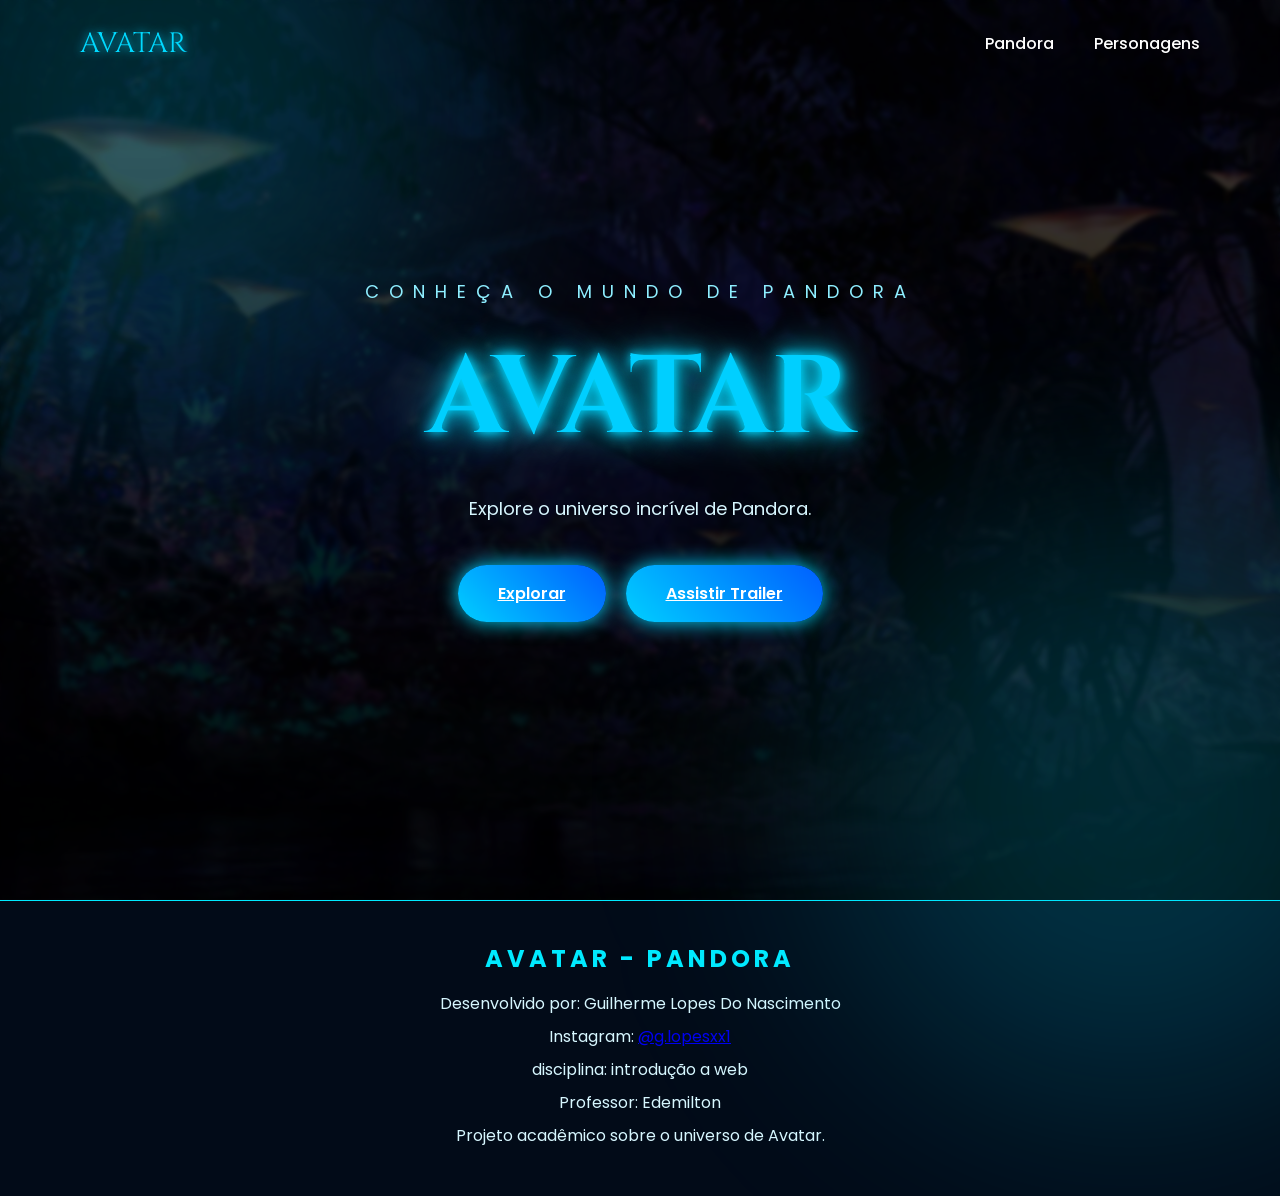
<file: index.html>
<!DOCTYPE html>
<html lang="pt-BR">
<head>

  <meta charset="UTF-8" />
  <meta name="viewport" content="width=device-width, initial-scale=1.0"/>

  <title>Avatar</title>
  <link rel="stylesheet" href="style.css">

  <link href="https://fonts.googleapis.com/css2?family=Cinzel:wght@400;700&family=Poppins:wght@300;400;600&display=swap" rel="stylesheet">

</head>

<body>

  <section class="hero">

  <div class="overlay"></div>

  <div class="glow glow1"></div>
  <div class="glow glow2"></div>

  <nav class="navbar">
    <div class="logo">AVATAR</div>

    <div class="menu">
      
      <a href="pandora/pandora.html">Pandora</a>
      <a href="personagens/personagens.html">Personagens</a>
    </div>
  </nav>

  <div class="content">

    <div class="subtitle">
      CONHEÇA O MUNDO DE PANDORA
    </div>

    <h1>
      <span class="avatar">AVATAR</span>
    </h1>

    <p class="description">
      Explore o universo incrível de Pandora.
    </p>

    <div class="buttons">
      <a href="pages/pages.html" class="btn btn-primary">Explorar</a>

      <a href="https://www.youtube.com/watch?v=5PSNL1qE6VY"
         target="_blank"
         class="btn btn-secondary">
        Assistir Trailer
      </a>
    </div>

  </div>
  
<script src="js/script.js"></script>
</section>
<footer>
    <h2>AVATAR - PANDORA</h2>

    <p>Desenvolvido por: Guilherme Lopes Do Nascimento</p>
    <p>
  Instagram:
  <a href="https://www.instagram.com/g.lopesxx1"
     target="_blank">
     @g.lopesxx1
  </a>
</p>

    <p>disciplina: introdução a web</p>

    <p>Professor: Edemilton</p>

    <p>Projeto acadêmico sobre o universo de Avatar.</p>
</footer>
</file>
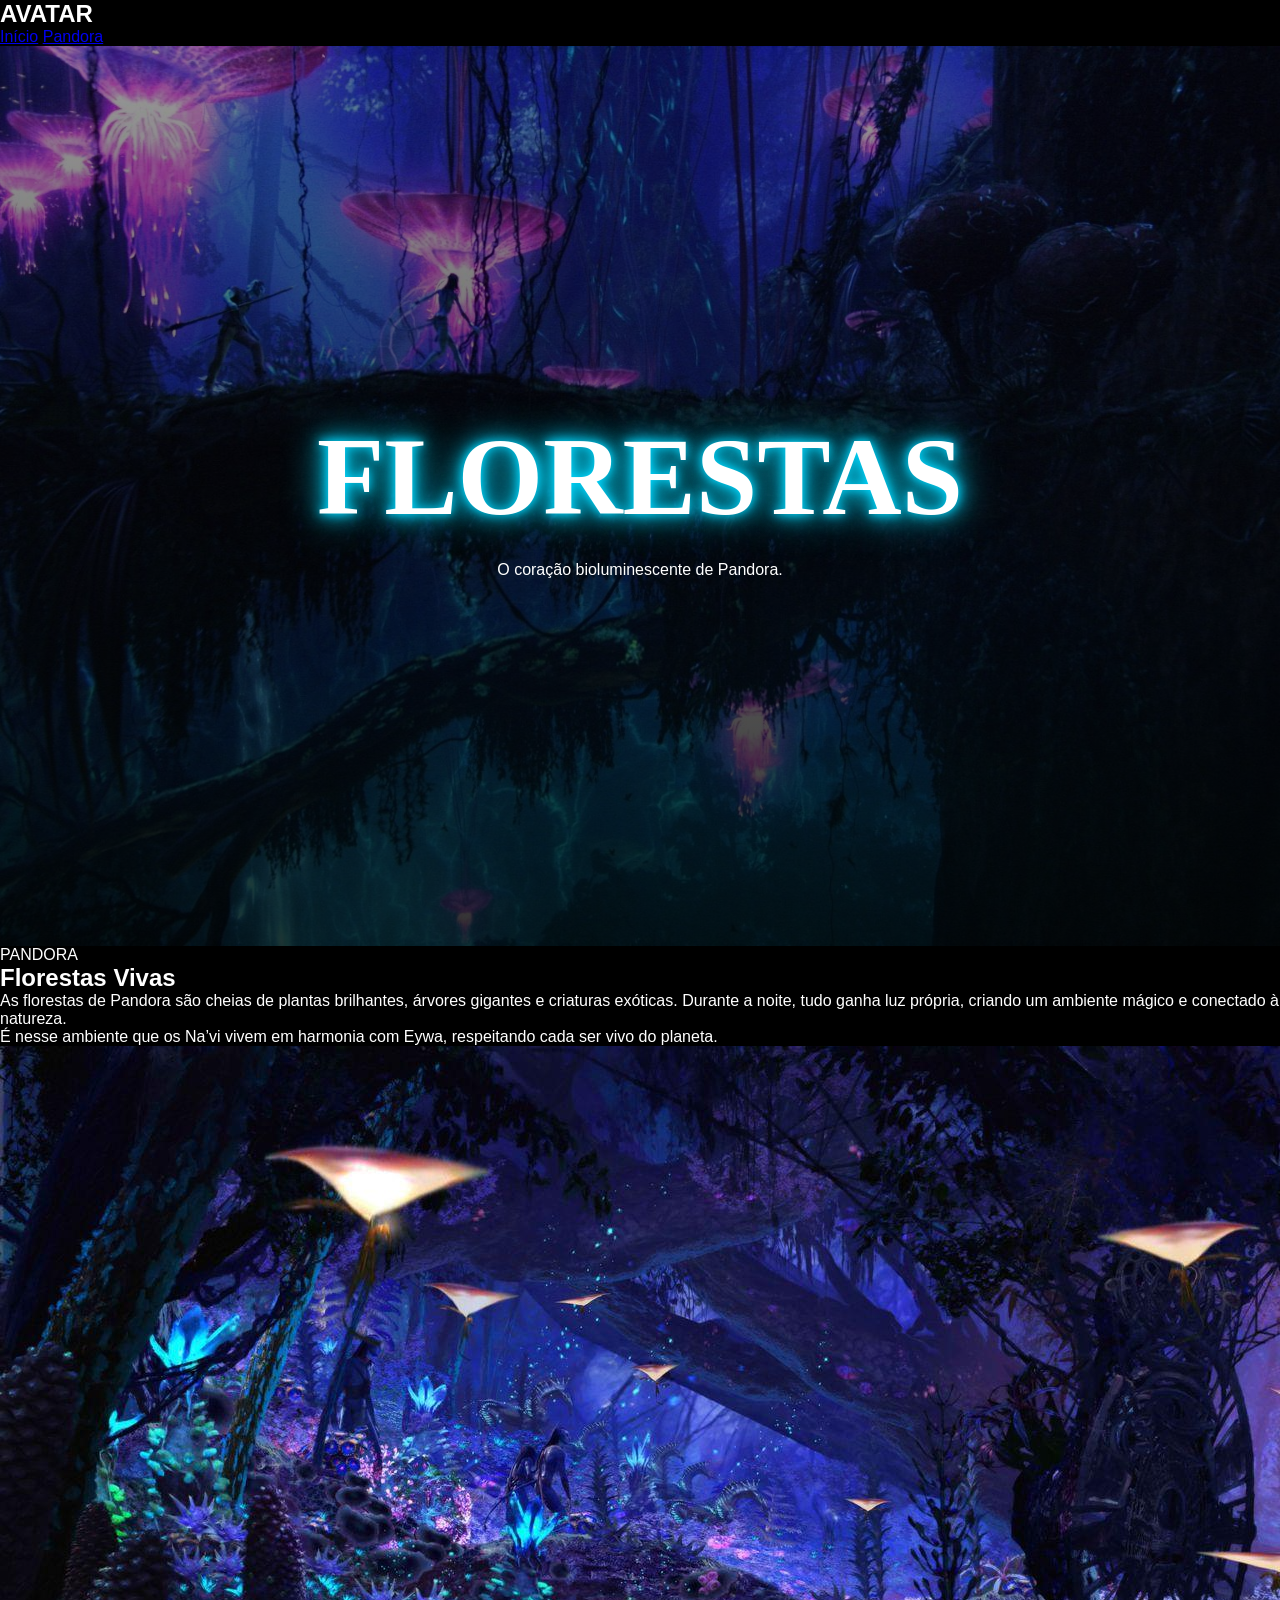
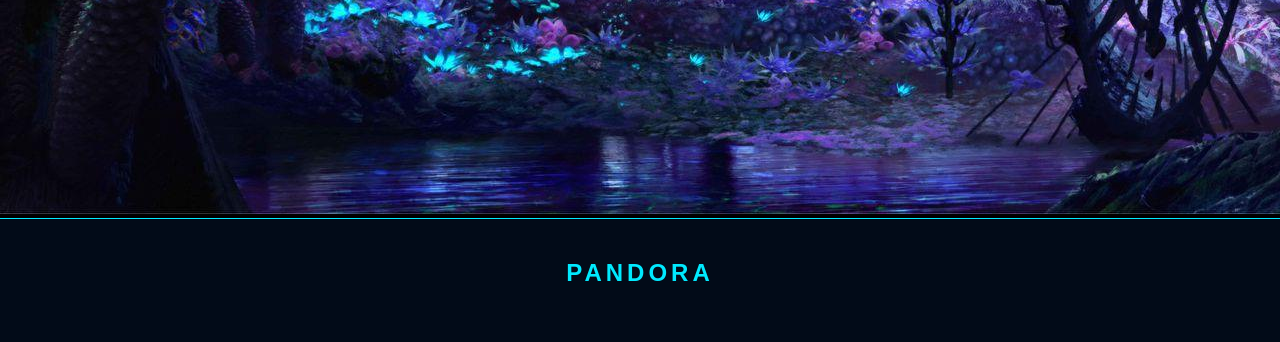
<file: florestas/florestas.html>
<!DOCTYPE html>
<html lang="pt-BR">
<head>
  <meta charset="UTF-8">
  <title>Florestas de Pandora</title>
  <link rel="stylesheet" href="../style.css">
</head>
<body>

<header>
  <h2>AVATAR</h2>
  <nav>
    <a href="../index.html">Início</a>
    <a href="../pandora/pandora.html">Pandora</a>
  </nav>
</header>

<section class="hero" style="background-image:linear-gradient(rgba(0,0,0,.4),rgba(0,0,0,.8)), url('../imagens/floresta.jpg');">
  <div>
    <h1>FLORESTAS</h1>
    <p>O coração bioluminescente de Pandora.</p>
  </div>
</section>

<section class="sobre">
  <div class="texto">
    <span>PANDORA</span>
    <h2>Florestas Vivas</h2>
    <p>
      As florestas de Pandora são cheias de plantas brilhantes, árvores gigantes
      e criaturas exóticas. Durante a noite, tudo ganha luz própria, criando um
      ambiente mágico e conectado à natureza.
    </p>
    <p>
      É nesse ambiente que os Na’vi vivem em harmonia com Eywa, respeitando cada
      ser vivo do planeta.
    </p>
  </div>

  <img src="../imagens/img...jpg" alt="Floresta de Pandora">
</section>

<footer>
  <h2>PANDORA</h2>
</footer>

</body>
</html>
</file>
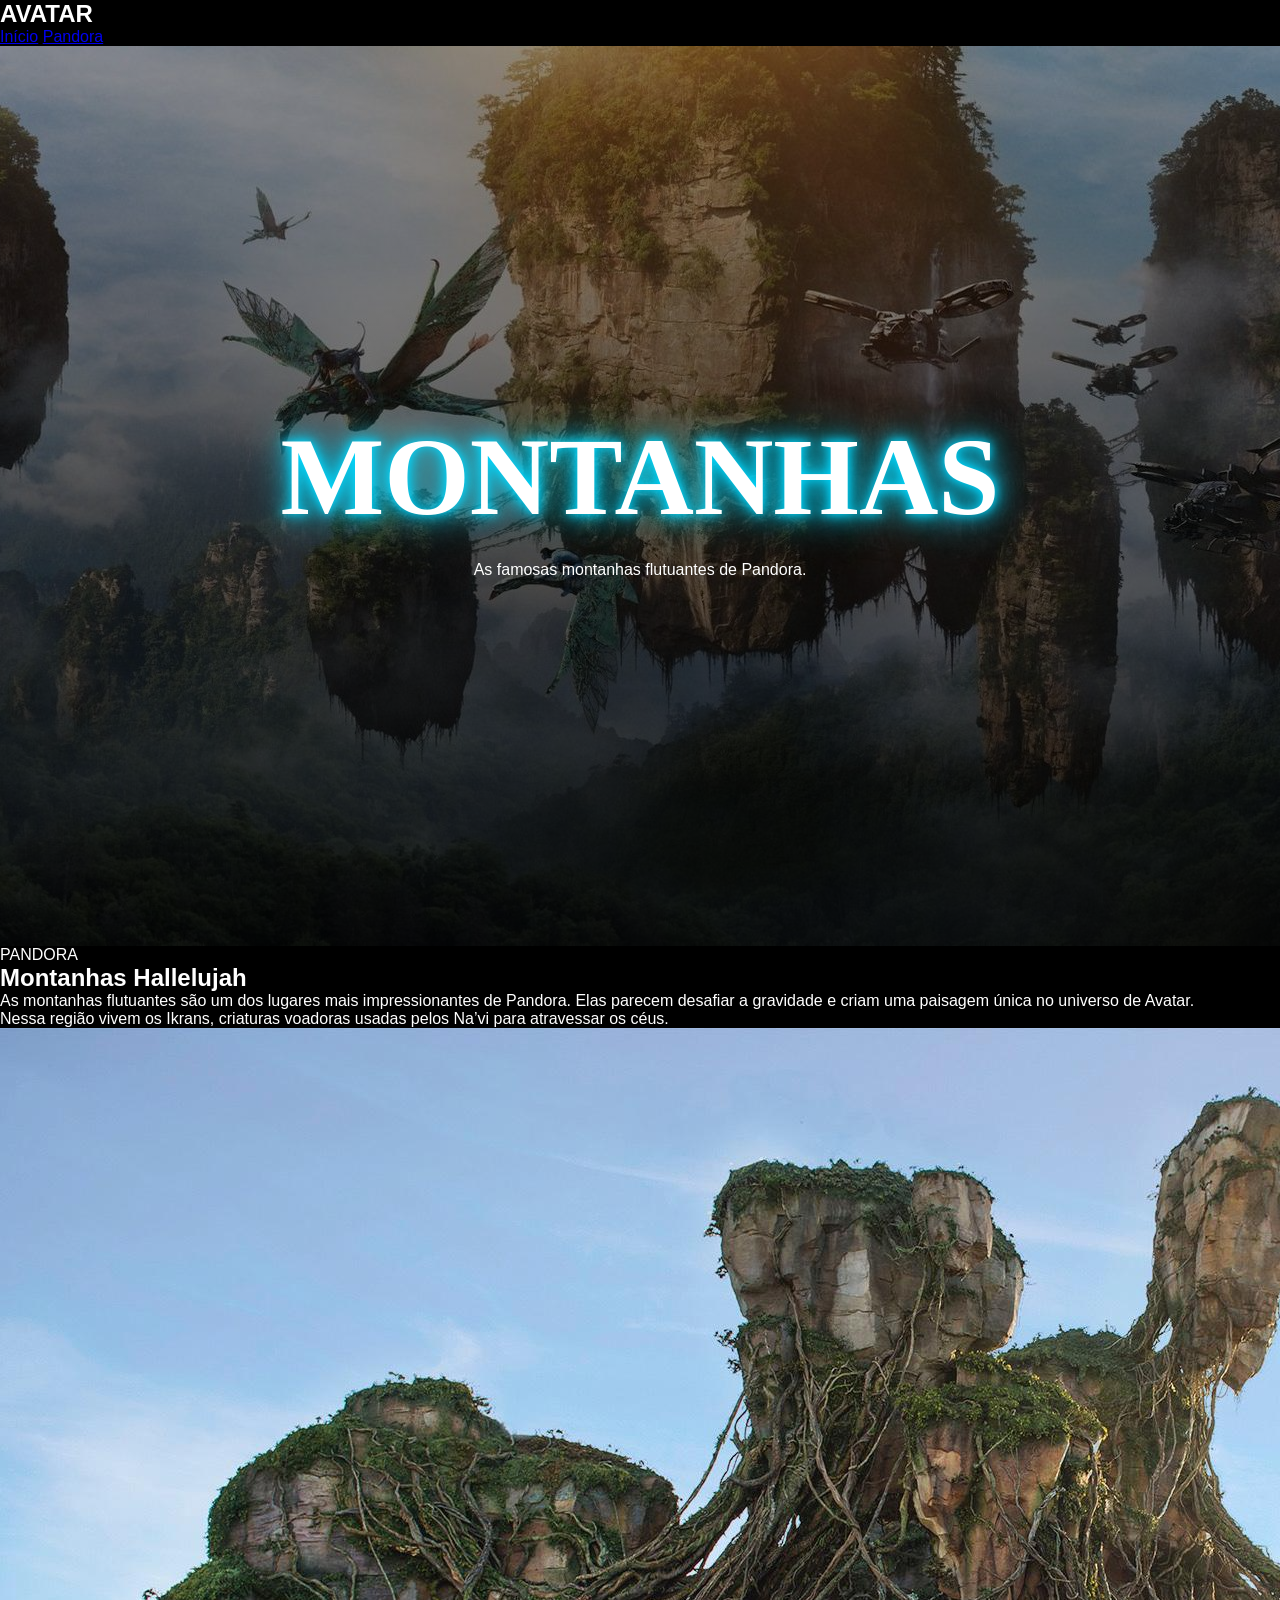
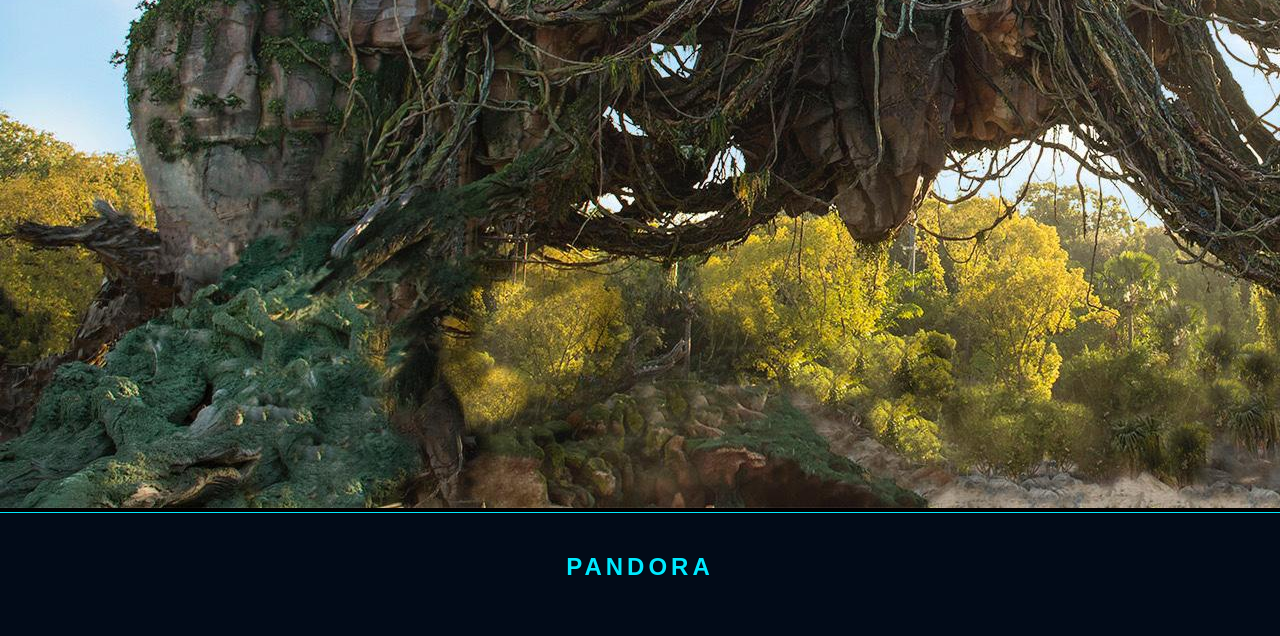
<file: montanhas/montanhas.html>
<!DOCTYPE html>
<html lang="pt-BR">
<head>
  <meta charset="UTF-8">
  <title>Montanhas Flutuantes</title>
  <link rel="stylesheet" href="../style.css">
</head>
<body>

<header>
  <h2>AVATAR</h2>
  <nav>
    <a href="../index.html">Início</a>
    <a href="../pandora/pandora.html">Pandora</a>
  </nav>
</header>

<section class="hero" style="background-image:linear-gradient(rgba(0,0,0,.4),rgba(0,0,0,.8)), url('../imagens/montanhas.jpg');">
  <div>
    <h1>MONTANHAS</h1>
    <p>As famosas montanhas flutuantes de Pandora.</p>
  </div>
</section>

<section class="sobre">
  <div class="texto">
    <span>PANDORA</span>
    <h2>Montanhas Hallelujah</h2>
    <p>
      As montanhas flutuantes são um dos lugares mais impressionantes de Pandora.
      Elas parecem desafiar a gravidade e criam uma paisagem única no universo
      de Avatar.
    </p>
    <p>
      Nessa região vivem os Ikrans, criaturas voadoras usadas pelos Na’vi para
      atravessar os céus.
    </p>
  </div>

  <img src="../imagens/montanhas1.jpg" alt="Montanhas de Pandora">
</section>

<footer>
  <h2>PANDORA</h2>
</footer>

</body>
</html>
</file>
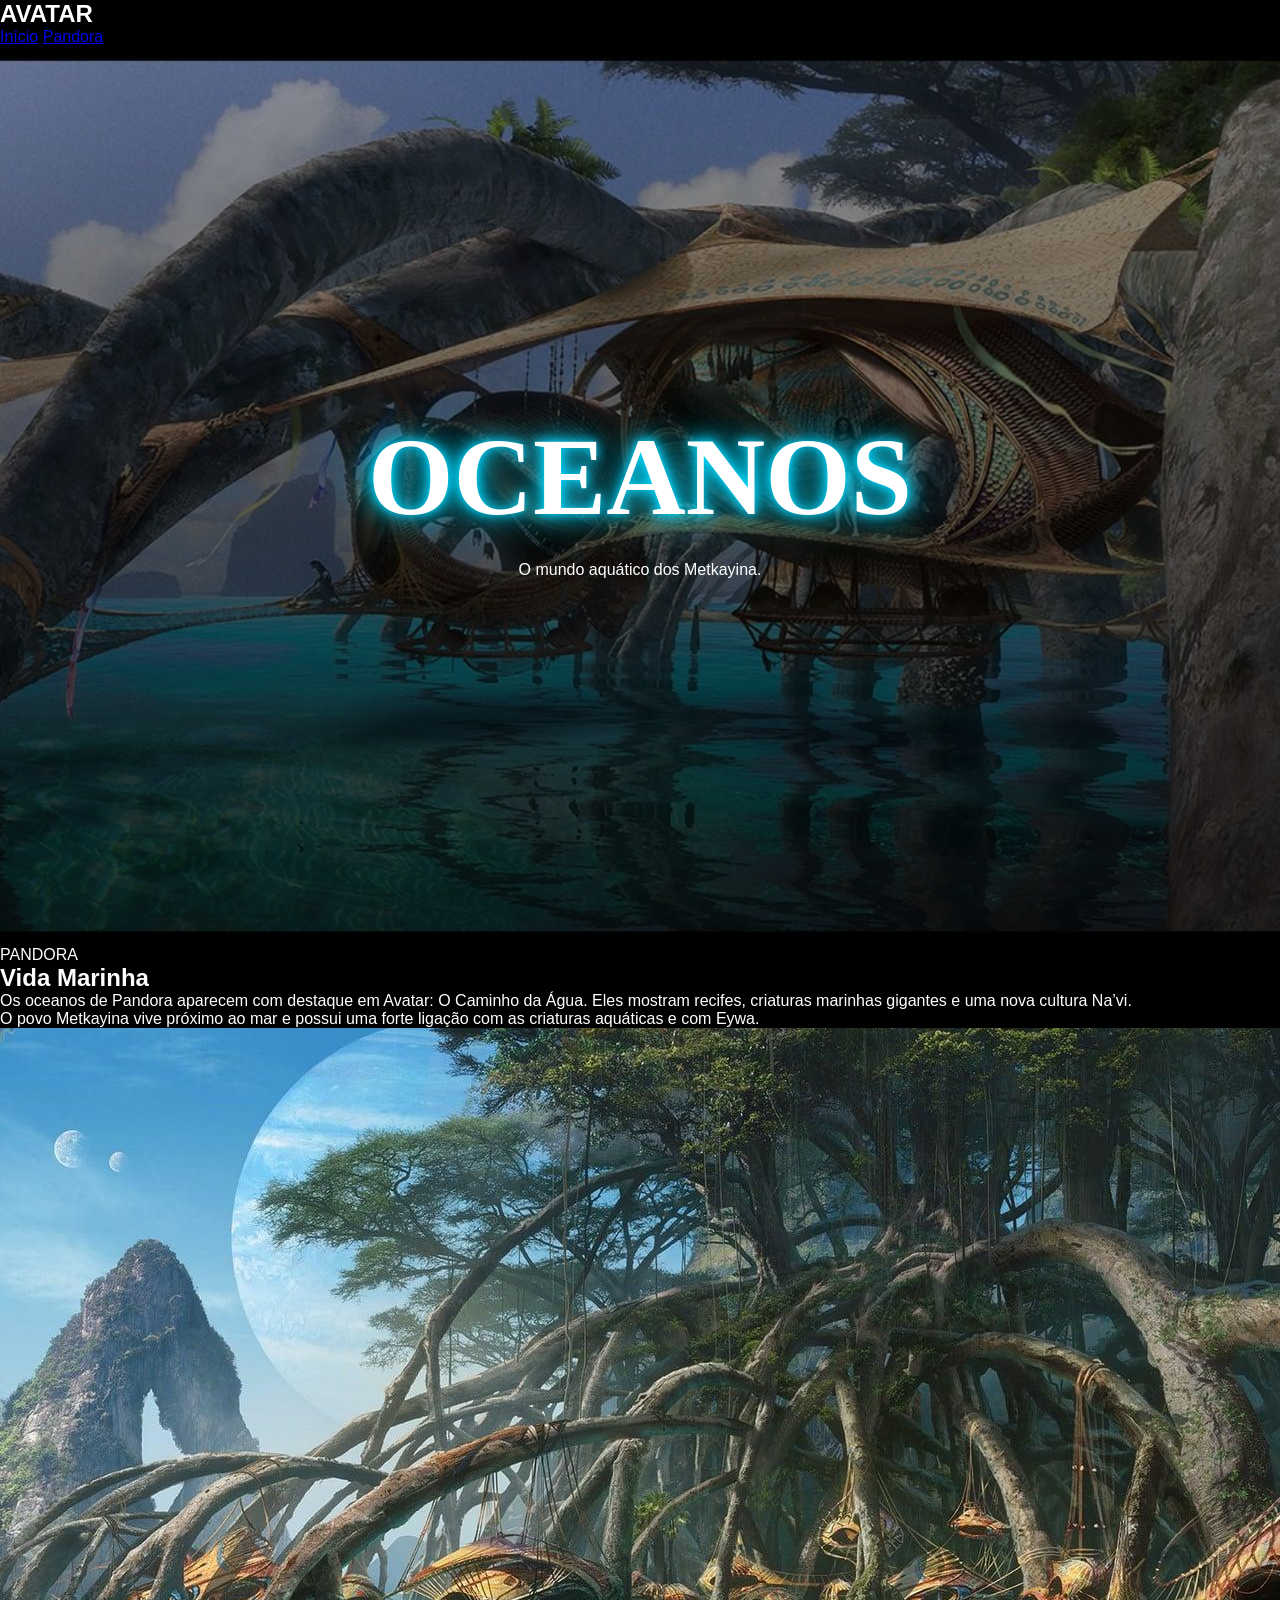
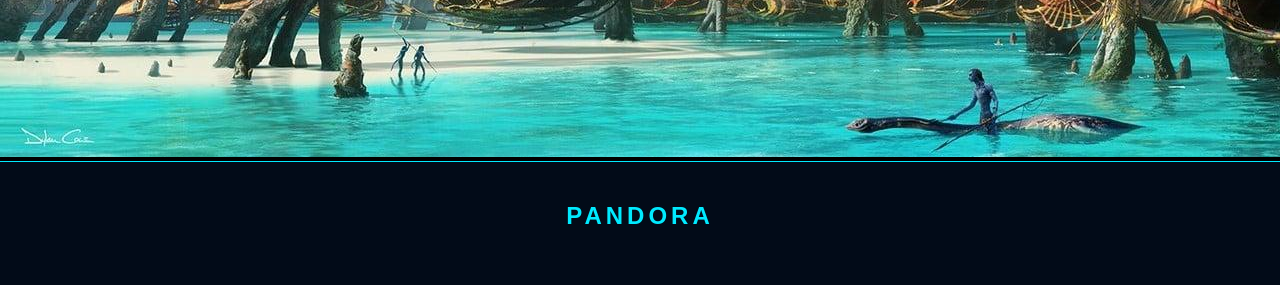
<file: oceanos/oceanos.html>
<!DOCTYPE html>
<html lang="pt-BR">
<head>
  <meta charset="UTF-8">
  <title>Oceanos de Pandora</title>
  <link rel="stylesheet" href="../style.css">
</head>
<body>

<header>
  <h2>AVATAR</h2>
  <nav>
    <a href="../index.html">Início</a>
    <a href="../pandora/pandora.html">Pandora</a>
  </nav>
</header>

<section class="hero" style="background-image:linear-gradient(rgba(0,0,0,.4),rgba(0,0,0,.8)), url('../imagens/oceano.jpg');">
  <div>
    <h1>OCEANOS</h1>
    <p>O mundo aquático dos Metkayina.</p>
  </div>
</section>

<section class="sobre">
  <div class="texto">
    <span>PANDORA</span>
    <h2>Vida Marinha</h2>
    <p>
      Os oceanos de Pandora aparecem com destaque em Avatar: O Caminho da Água.
      Eles mostram recifes, criaturas marinhas gigantes e uma nova cultura Na’vi.
    </p>
    <p>
      O povo Metkayina vive próximo ao mar e possui uma forte ligação com as
      criaturas aquáticas e com Eywa.
    </p>
  </div>

  <img src="../imagens/oceano5.jpg" alt="Oceanos de Pandora">
</section>

<footer>
  <h2>PANDORA</h2>
</footer>

</body>
</html>
</file>
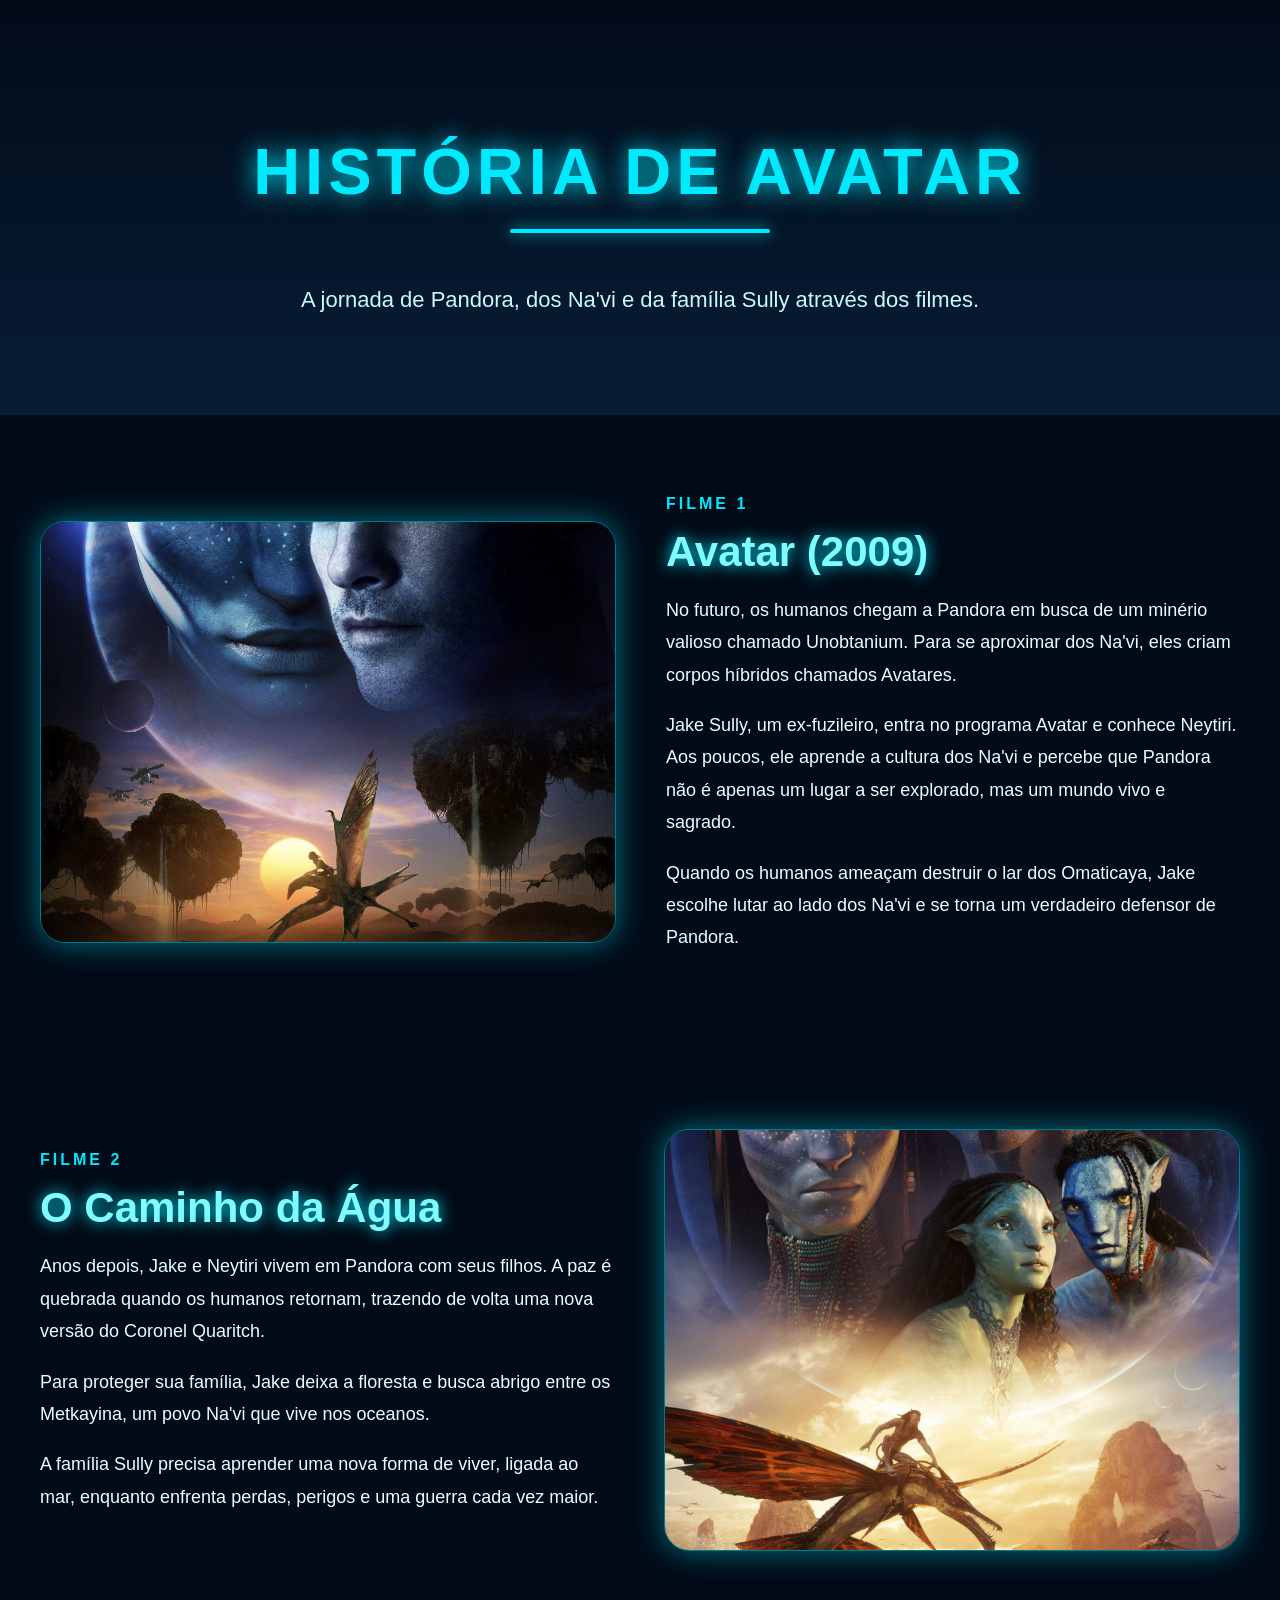
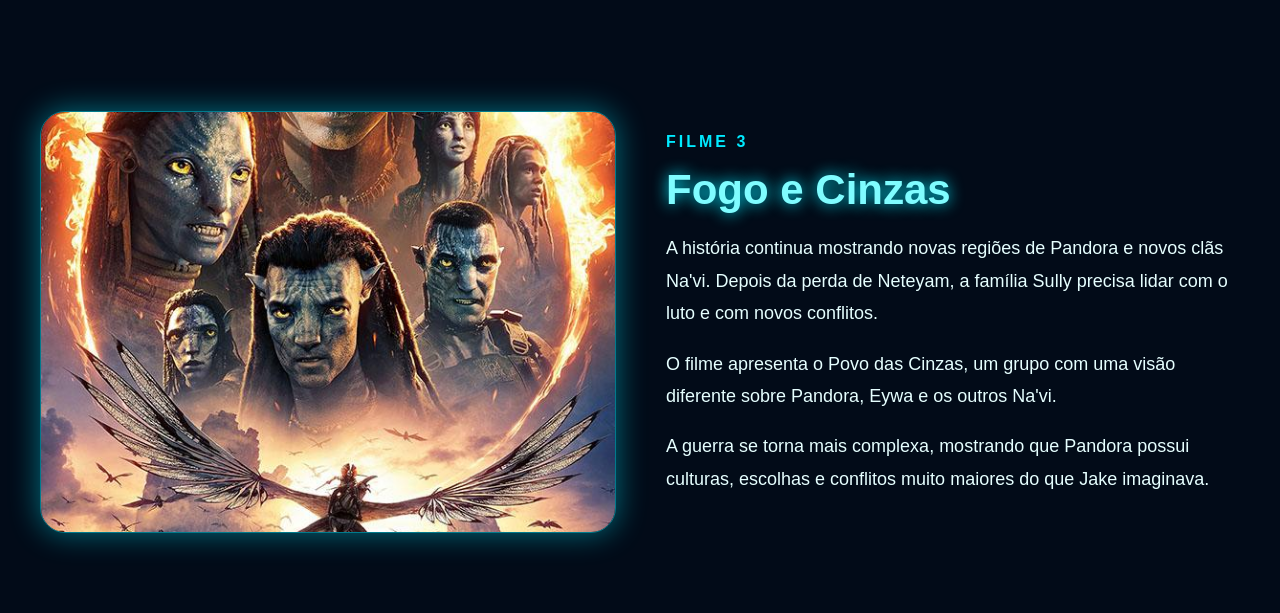
<file: pages/pages.html>
<!DOCTYPE html>
<html lang="pt-BR">
<head><link rel="stylesheet" href="style.css">
    <title>Explore</title>
  </head>
    <body>

    <section class="cabecalho-historia">
        <h1>HISTÓRIA DE AVATAR</h1>
        <p>A jornada de Pandora, dos Na'vi e da família Sully através dos filmes.</p>
    </section>

    <section class="filme">
        <img src="../imagens/avatar1.jpg" alt="Avatar 2009">

        <div class="texto">
            <span>FILME 1</span>
            <h2>Avatar (2009)</h2>
            <p>
                No futuro, os humanos chegam a Pandora em busca de um minério valioso chamado
                Unobtanium. Para se aproximar dos Na'vi, eles criam corpos híbridos chamados
                Avatares.
            </p>
            <p>
                Jake Sully, um ex-fuzileiro, entra no programa Avatar e conhece Neytiri.
                Aos poucos, ele aprende a cultura dos Na'vi e percebe que Pandora não é apenas
                um lugar a ser explorado, mas um mundo vivo e sagrado.
            </p>
            <p>
                Quando os humanos ameaçam destruir o lar dos Omaticaya, Jake escolhe lutar ao
                lado dos Na'vi e se torna um verdadeiro defensor de Pandora.
            </p>
        </div>
    </section>

    <section class="filme invertido">
        <img src="../imagens/avatar2.jpg" alt="Avatar O Caminho da Água">

        <div class="texto">
            <span>FILME 2</span>
            <h2>O Caminho da Água</h2>
            <p>
                Anos depois, Jake e Neytiri vivem em Pandora com seus filhos. A paz é quebrada
                quando os humanos retornam, trazendo de volta uma nova versão do Coronel Quaritch.
            </p>
            <p>
                Para proteger sua família, Jake deixa a floresta e busca abrigo entre os
                Metkayina, um povo Na'vi que vive nos oceanos.
            </p>
            <p>
                A família Sully precisa aprender uma nova forma de viver, ligada ao mar,
                enquanto enfrenta perdas, perigos e uma guerra cada vez maior.
            </p>
        </div>
    </section>

    <section class="filme">
        <img src="../imagens/avatar3.jpg" alt="Avatar Fogo e Cinzas">

        <div class="texto">
            <span>FILME 3</span>
            <h2>Fogo e Cinzas</h2>
            <p>
                A história continua mostrando novas regiões de Pandora e novos clãs Na'vi.
                Depois da perda de Neteyam, a família Sully precisa lidar com o luto e com
                novos conflitos.
            </p>
            <p>
                O filme apresenta o Povo das Cinzas, um grupo com uma visão diferente sobre
                Pandora, Eywa e os outros Na'vi.
            </p>
            <p>
                A guerra se torna mais complexa, mostrando que Pandora possui culturas,
                escolhas e conflitos muito maiores do que Jake imaginava.
            </p>
        </div>
    </section>

</body>
</file>
<file: style.css>
*{
  margin:0;
  padding:0;
  box-sizing:border-box;
}

body{
  background:black;
  font-family:'Poppins', sans-serif;
  color:white;
  overflow-x:hidden;
}

.hero{

  width:100%;
  height:100vh;

  background:
  linear-gradient(to bottom, rgba(0,0,0,.6), rgba(0,0,0,.9)),
  url(imagens/img...jpg)
  center/cover no-repeat;

  position:relative;

  display:flex;
  align-items:center;
  justify-content:center;

  text-align:center;
}

.overlay{

  position:absolute;

  width:100%;
  height:100%;

  background:rgba(0,0,0,.35);

  backdrop-filter: blur(2px);
}

.content{

  position:relative;

  z-index:10;

  max-width:900px;

  padding:20px;
}

.subtitle{

  letter-spacing:10px;

  color:#8eeeff;

  font-size:18px;

  margin-bottom:20px;

  text-transform:uppercase;
}

h1{

  font-size:110px;

  font-family:'Cinzel', serif;

  color:white;

  text-shadow:
  0 0 10px #00d9ff,
  0 0 20px #00d9ff,
  0 0 40px #00d9ff;

  margin-bottom:20px;
}

.avatar{
  color:#00cfff;
}

.description{

  font-size:18px;

  line-height:1.8;

  color:#d7f7ff;

  margin-bottom:40px;
}

.buttons{

  display:flex;

  justify-content:center;

  gap:20px;

  flex-wrap:wrap;
}

.btn{

  padding:16px 40px;

  border:none;

  border-radius:50px;

  font-size:16px;

  cursor:pointer;

  transition:.4s;

  font-weight:600;
}

.btn-primary{

  background:linear-gradient(45deg,#00cfff,#005eff);

  color:white;

  box-shadow:0 0 20px #00d9ff;
}

.btn-primary:hover{

  transform:translateY(-5px);

  box-shadow:0 0 35px #00d9ff;
}

.btn-secondary{

  background:linear-gradient(45deg,#00cfff,#005eff);

  color:white;

  box-shadow:0 0 20px #00d9ff;

  
}

.btn-secondary:hover{
 transform:translateY(-5px);

  box-shadow:0 0 35px #00d9ff;
  
}

.navbar{

  position:absolute;

  top:0;

  width:100%;

  display:flex;

  justify-content:space-between;

  align-items:center;

  padding:25px 80px;

  z-index:20;
}

.logo{

  font-size:28px;

  font-family:'Cinzel', serif;

  color:#00d9ff;

  text-shadow:0 0 10px #00d9ff;
}

.menu{

  display:flex;

  gap:40px;
}

.menu a{

  color:white;

  text-decoration:none;

  transition:.3s;

  font-weight:500;
}

.menu a:hover{
  color:#00d9ff;
}

.glow{

  position:absolute;

  width:600px;
  height:600px;

  background:#00d9ff30;

  border-radius:50%;

  filter:blur(120px);

  z-index:1;
}

.glow1{
  top:-200px;
  left:-150px;
}

.glow2{
  bottom:-200px;
  right:-150px;
}

@media(max-width:900px){

  h1{
    font-size:65px;
  }

  .navbar{
    padding:20px;
  }

  .menu{
    gap:15px;
  }

  .description{
    font-size:15px;
  }
}
.particle{
  position:fixed;
  left:50%;
  bottom:0;
  width:10px;
  height:10px;
  background:#00d9ff;
  border-radius:50%;
  box-shadow:0 0 20px #00d9ff, 0 0 40px #00d9ff;
  animation:subir 6s linear forwards;
  z-index:999999;
  pointer-events:none;
}

@keyframes subir{
  0%{
    transform:translateY(0);
    opacity:1;
  }

  100%{
    transform:translateY(-100vh);
    opacity:0;
  }
}
  
  
  footer{
    padding:40px;
    background:#020b18;
    border-top:1px solid #00eaff;
    text-align:center;
}

footer h2{
    color:#00eaff;
    margin-bottom:15px;
    letter-spacing:4px;
}

footer p{
    margin:8px 0;
    color:#d7f7ff;
}
</file>
<file: pages/style.css>
body{
    margin:0;
    font-family:Arial, sans-serif;
    background:#020b18;
    color:white;
}

.cabecalho-historia{
    text-align:center;
    padding:80px 20px;
    background:linear-gradient(180deg, #020b18, #071d36);
}

.cabecalho-historia h1{
    font-size:65px;
    color:#00eaff;
    text-shadow:0 0 25px #00eaff;
    letter-spacing:5px;
}

.cabecalho-historia h1::after{
    content:"";
    display:block;
    width:260px;
    height:4px;
    background:#00eaff;
    margin:20px auto;
    box-shadow:0 0 15px #00eaff;
    border-radius:20px;
}

.cabecalho-historia p{
    font-size:22px;
    color:#c8faff;
}

.filme{
    display:flex;
    align-items:center;
    gap:50px;
    max-width:1300px;
    margin:auto;
    padding:80px 40px;
}

.filme.invertido{
    flex-direction:row-reverse;
}

.filme img{
    width:50%;
    height:420px;
    object-fit:cover;
    border-radius:25px;
    box-shadow:0 0 30px rgba(0,234,255,.45);
    border:1px solid rgba(0,234,255,.5);
}

.texto{
    width:50%;
}

.texto span{
    color:#00eaff;
    letter-spacing:3px;
    font-weight:bold;
}

.texto h2{
    font-size:42px;
    color:#7ffcff;
    margin:15px 0;
    text-shadow:0 0 15px #00eaff;
}

.texto p{
    font-size:18px;
    line-height:1.8;
    color:#e6ffff;
    margin-bottom:15px;
}

.filme:hover img{
    transform:scale(1.03);
    transition:.4s;
}

@media(max-width:800px){
    .filme,
    .filme.invertido{
        flex-direction:column;
    }

    .filme img,
    .texto{
        width:100%;
    }

    .cabecalho-historia h1{
        font-size:40px;
    }
}
</file>
